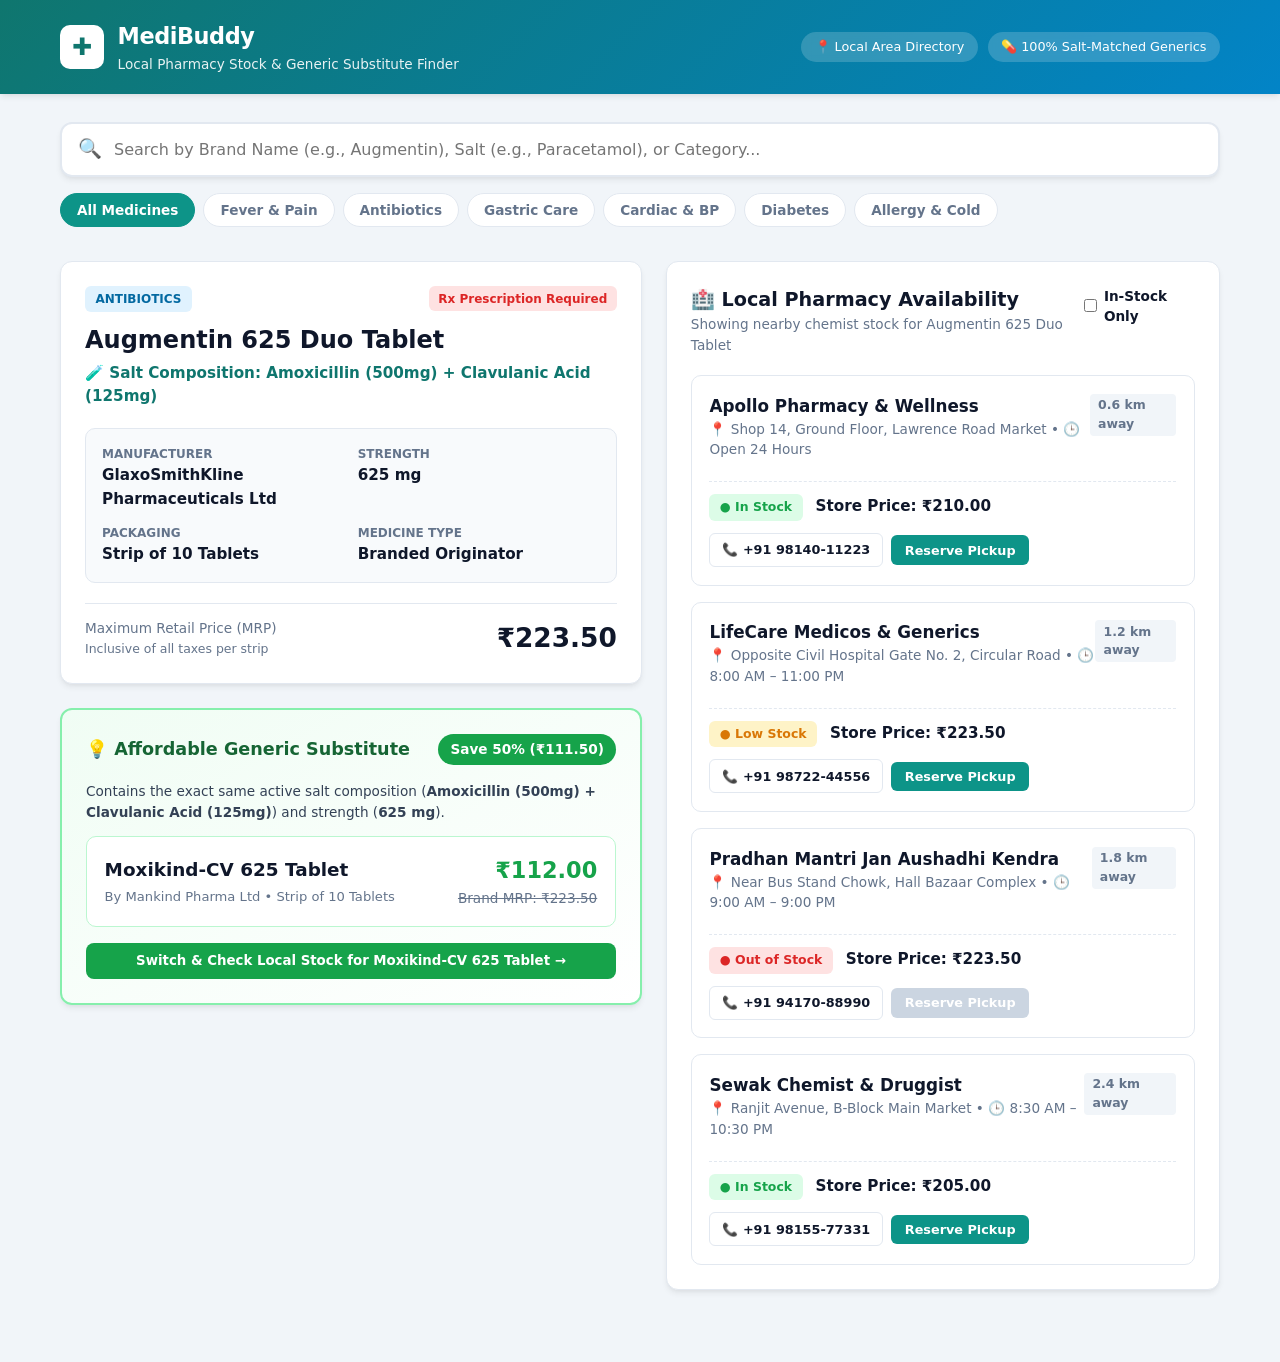
<file: index.html>
<!DOCTYPE html>
<html lang="en">
<head>
  <meta charset="UTF-8">
  <meta name="viewport" content="width=device-width, initial-scale=1.0">
  <title>MediBuddy | Neighborhood Pharmacy Stock & Generic Finder</title>
  <link rel="stylesheet" href="style.css">
  <link rel="icon" href="pharmacy.png">
  
</head>
<body>

  <!-- Header -->
  <header class="navbar">
    <div class="container nav-content">
      <div class="logo">
        <span class="logo-icon">✚</span>
        <div>
          <h1>MediBuddy</h1>
          <p>Local Pharmacy Stock & Generic Substitute Finder</p>
        </div>
      </div>
      <div class="quick-stats">
        <span class="badge-pill">📍 Local Area Directory</span>
        <span class="badge-pill">💊 100% Salt-Matched Generics</span>
      </div>
    </div>
  </header>

  <main class="container">
    <!-- Search & Filter Section -->
    <section class="search-section">
      <div class="search-box-wrapper">
        <div class="search-input-group">
          <span class="search-icon">🔍</span>
          <input 
            type="text" 
            id="searchInput" 
            placeholder="Search by Brand Name (e.g., Augmentin), Salt (e.g., Paracetamol), or Category..." 
            autocomplete="off"
          >
          <button id="clearSearchBtn" class="clear-btn hidden" title="Clear search">✕</button>
        </div>
        <!-- Live Autocomplete Dropdown -->
        <ul id="autocompleteList" class="autocomplete-dropdown hidden"></ul>
      </div>

      <!-- Health Category Filter Pills -->
      <div class="category-filters" id="categoryFilters">
        <button class="cat-btn active" data-category="All">All Medicines</button>
        <button class="cat-btn" data-category="Fever & Pain">Fever & Pain</button>
        <button class="cat-btn" data-category="Antibiotics">Antibiotics</button>
        <button class="cat-btn" data-category="Gastric Care">Gastric Care</button>
        <button class="cat-btn" data-category="Cardiac & BP">Cardiac & BP</button>
        <button class="cat-btn" data-category="Diabetes">Diabetes</button>
        <button class="cat-btn" data-category="Allergy & Cold">Allergy & Cold</button>
      </div>
    </section>

    <!-- Main Content Grid -->
    <div class="app-grid">
      <!-- Left Column: Selected Medicine Details & Generic Suggester -->
      <div class="details-column">
        
        <!-- Primary Medicine Detail Card -->
        <div class="card medicine-detail-card" id="medicineDetailCard">
          <!-- Populated dynamically via JS -->
        </div>

        <!-- Affordable Generic Alternative Suggester -->
        <div class="card generic-card" id="genericSuggesterCard">
          <!-- Populated dynamically via JS -->
        </div>

      </div>

      <!-- Right Column: Local Pharmacy Availability Directory -->
      <div class="pharmacy-column">
        <div class="card pharmacy-directory-card">
          <div class="card-header-flex">
            <div>
              <h2>🏥 Local Pharmacy Availability</h2>
              <p class="subtitle" id="pharmacySubtitle">Showing stock status for selected medicine nearby</p>
            </div>
            <div class="stock-filter">
              <label class="checkbox-label">
                <input type="checkbox" id="inStockOnlyToggle">
                <span>In-Stock Only</span>
              </label>
            </div>
          </div>

          <div class="pharmacy-list" id="pharmacyList">
            <!-- Populated dynamically via JS -->
          </div>
        </div>
      </div>
    </div>
  </main>

  <!-- Reservation / Stock Hold Modal -->
  <div id="reserveModal" class="modal-overlay hidden">
    <div class="modal-card">
      <div class="modal-header">
        <h3>Reserve Medicine Pickup</h3>
        <button id="closeModalBtn" class="close-modal">✕</button>
      </div>
      <div class="modal-body" id="modalBodyContent">
        <!-- Dynamic reservation summary -->
      </div>
      <form id="reserveForm" class="reserve-form">
        <div class="form-group">
          <label for="patientName">Patient / Buyer Name</label>
          <input type="text" id="patientName" required placeholder="Enter full name">
        </div>
        <div class="form-group">
          <label for="patientPhone">Mobile Number (for SMS Token)</label>
          <input type="tel" id="patientPhone" required placeholder="e.g., 9876543210">
        </div>
        <div class="form-group">
          <label for="packQty">Quantity (Strips/Packs)</label>
          <input type="number" id="packQty" value="1" min="1" max="10" required>
        </div>
        <button type="submit" class="btn-primary full-width">Confirm 2-Hour Free Stock Hold</button>
      </form>
    </div>
  </div>

  <script src="script.js"></script>
</body>
</html>
</file>
<file: style.css>
:root {
  --primary: #0d9488;
  --primary-dark: #0f766e;
  --primary-light: #ccfbf1;
  --secondary: #0284c7;
  --bg-page: #f1f5f9;
  --bg-card: #ffffff;
  --text-main: #0f172a;
  --text-muted: #64748b;
  --border-color: #e2e8f0;
  --success: #16a34a;
  --success-bg: #dcfce7;
  --warning: #d97706;
  --warning-bg: #fef3c7;
  --danger: #dc2626;
  --danger-bg: #fee2e2;
  --radius: 12px;
  --shadow: 0 4px 6px -1px rgba(0, 0, 0, 0.07), 0 2px 4px -2px rgba(0, 0, 0, 0.05);
}

* {
  box-sizing: border-box;
  margin: 0;
  padding: 0;
  font-family: 'Segoe UI', system-ui, -apple-system, sans-serif;
}

body {
  background-color: var(--bg-page);
  color: var(--text-main);
  line-height: 1.5;
  padding-bottom: 3rem;
}

.container {
  max-width: 1200px;
  margin: 0 auto;
  padding: 0 1.25rem;
}

/* Header */
.navbar {
  background: linear-gradient(135deg, var(--primary-dark), var(--secondary));
  color: white;
  padding: 1.25rem 0;
  box-shadow: var(--shadow);
  margin-bottom: 1.75rem;
}

.nav-content {
  display: flex;
  justify-content: space-between;
  align-items: center;
  flex-wrap: wrap;
  gap: 1rem;
}

.logo {
  display: flex;
  align-items: center;
  gap: 0.85rem;
}

.logo-icon {
  background: white;
  color: var(--primary-dark);
  width: 44px;
  height: 44px;
  border-radius: 10px;
  display: grid;
  place-items: center;
  font-size: 1.5rem;
  font-weight: 800;
}

.logo h1 {
  font-size: 1.4rem;
  font-weight: 700;
  letter-spacing: -0.02em;
}

.logo p {
  font-size: 0.85rem;
  opacity: 0.9;
}

.quick-stats {
  display: flex;
  gap: 0.6rem;
  flex-wrap: wrap;
}

.badge-pill {
  background: rgba(255, 255, 255, 0.18);
  padding: 0.35rem 0.85rem;
  border-radius: 999px;
  font-size: 0.8rem;
  font-weight: 500;
  backdrop-filter: blur(4px);
}

/* Search Section */
.search-section {
  margin-bottom: 1.75rem;
}

.search-box-wrapper {
  position: relative;
  margin-bottom: 1rem;
}

.search-input-group {
  display: flex;
  align-items: center;
  background: var(--bg-card);
  border: 2px solid var(--border-color);
  border-radius: var(--radius);
  padding: 0.35rem 1rem;
  box-shadow: var(--shadow);
  transition: border-color 0.2s;
}

.search-input-group:focus-within {
  border-color: var(--primary);
}

.search-icon {
  font-size: 1.2rem;
  margin-right: 0.75rem;
}

#searchInput {
  width: 100%;
  border: none;
  outline: none;
  font-size: 1rem;
  padding: 0.65rem 0;
  color: var(--text-main);
}

.clear-btn {
  background: none;
  border: none;
  color: var(--text-muted);
  font-size: 1.1rem;
  cursor: pointer;
  padding: 0.25rem 0.5rem;
}

/* Autocomplete Dropdown */
.autocomplete-dropdown {
  position: absolute;
  top: calc(100% + 6px);
  left: 0;
  right: 0;
  background: var(--bg-card);
  border: 1px solid var(--border-color);
  border-radius: var(--radius);
  box-shadow: 0 10px 25px rgba(0, 0, 0, 0.12);
  list-style: none;
  max-height: 320px;
  overflow-y: auto;
  z-index: 50;
}

.autocomplete-item {
  padding: 0.85rem 1.15rem;
  border-bottom: 1px solid var(--border-color);
  cursor: pointer;
  display: flex;
  justify-content: space-between;
  align-items: center;
  transition: background 0.15s;
}

.autocomplete-item:last-child {
  border-bottom: none;
}

.autocomplete-item:hover {
  background: #f8fafc;
}

.auto-main strong {
  color: var(--text-main);
  display: block;
  font-size: 0.95rem;
}

.auto-main span {
  color: var(--text-muted);
  font-size: 0.8rem;
}

.auto-meta {
  text-align: right;
}

.auto-cat {
  display: inline-block;
  font-size: 0.72rem;
  background: var(--primary-light);
  color: var(--primary-dark);
  padding: 0.15rem 0.55rem;
  border-radius: 4px;
  font-weight: 600;
}

.auto-price {
  display: block;
  font-weight: 700;
  font-size: 0.9rem;
  color: var(--text-main);
  margin-top: 2px;
}

/* Category Pills */
.category-filters {
  display: flex;
  gap: 0.5rem;
  overflow-x: auto;
  padding-bottom: 0.35rem;
}

.cat-btn {
  background: var(--bg-card);
  border: 1px solid var(--border-color);
  color: var(--text-muted);
  padding: 0.5rem 1rem;
  border-radius: 999px;
  font-size: 0.85rem;
  font-weight: 600;
  cursor: pointer;
  white-space: nowrap;
  transition: all 0.2s;
}

.cat-btn:hover {
  border-color: var(--primary);
  color: var(--primary);
}

.cat-btn.active {
  background: var(--primary);
  color: white;
  border-color: var(--primary);
}

/* Main Layout Grid */
.app-grid {
  display: grid;
  grid-template-columns: 1.05fr 1fr;
  gap: 1.5rem;
  align-items: start;
}

@media (max-width: 900px) {
  .app-grid {
    grid-template-columns: 1fr;
  }
}

.card {
  background: var(--bg-card);
  border-radius: var(--radius);
  border: 1px solid var(--border-color);
  padding: 1.5rem;
  box-shadow: var(--shadow);
  margin-bottom: 1.5rem;
}

/* Medicine Detail Card */
.med-badge-row {
  display: flex;
  justify-content: space-between;
  align-items: center;
  margin-bottom: 0.65rem;
}

.cat-tag {
  background: #e0f2fe;
  color: #0369a1;
  font-size: 0.75rem;
  font-weight: 700;
  padding: 0.25rem 0.65rem;
  border-radius: 6px;
  text-transform: uppercase;
}

.rx-tag {
  font-size: 0.75rem;
  color: var(--danger);
  background: var(--danger-bg);
  padding: 0.2rem 0.6rem;
  border-radius: 6px;
  font-weight: 600;
}

.med-title {
  font-size: 1.5rem;
  font-weight: 800;
  color: var(--text-main);
  margin-bottom: 0.25rem;
}

.med-salt {
  font-size: 0.95rem;
  color: var(--primary-dark);
  font-weight: 600;
  margin-bottom: 1.25rem;
}

.med-specs-grid {
  display: grid;
  grid-template-columns: repeat(2, 1fr);
  gap: 0.85rem;
  background: #f8fafc;
  padding: 1rem;
  border-radius: 10px;
  border: 1px solid var(--border-color);
  margin-bottom: 1.25rem;
}

.spec-box span {
  display: block;
  font-size: 0.75rem;
  color: var(--text-muted);
  text-transform: uppercase;
  font-weight: 600;
}

.spec-box strong {
  font-size: 0.95rem;
  color: var(--text-main);
}

.mrp-box {
  display: flex;
  justify-content: space-between;
  align-items: center;
  padding-top: 0.75rem;
  border-top: 1px solid var(--border-color);
}

.mrp-label {
  font-size: 0.85rem;
  color: var(--text-muted);
}

.mrp-price {
  font-size: 1.65rem;
  font-weight: 800;
  color: var(--text-main);
}

/* Generic Alternative Card */
.generic-card {
  border: 2px solid #86efac;
  background: linear-gradient(to bottom right, #f0fdf4, #ffffff);
}

.generic-header {
  display: flex;
  justify-content: space-between;
  align-items: center;
  margin-bottom: 1rem;
}

.generic-header h3 {
  font-size: 1.1rem;
  color: #166534;
  display: flex;
  align-items: center;
  gap: 0.4rem;
}

.savings-badge {
  background: var(--success);
  color: white;
  font-weight: 800;
  font-size: 0.85rem;
  padding: 0.35rem 0.75rem;
  border-radius: 999px;
}

.generic-comparison-box {
  background: white;
  border: 1px solid #bbf7d0;
  border-radius: 10px;
  padding: 1.1rem;
  display: flex;
  justify-content: space-between;
  align-items: center;
  flex-wrap: wrap;
  gap: 1rem;
}

.gen-info h4 {
  font-size: 1.15rem;
  color: var(--text-main);
  margin-bottom: 0.2rem;
}

.gen-info p {
  font-size: 0.82rem;
  color: var(--text-muted);
}

.gen-pricing {
  text-align: right;
}

.gen-new-price {
  font-size: 1.4rem;
  font-weight: 800;
  color: var(--success);
}

.gen-old-price {
  font-size: 0.85rem;
  color: var(--text-muted);
  text-decoration: line-through;
}

.switch-generic-btn {
  margin-top: 1rem;
  width: 100%;
  background: var(--success);
  color: white;
  border: none;
  padding: 0.65rem;
  border-radius: 8px;
  font-weight: 700;
  cursor: pointer;
  transition: background 0.2s;
}

.switch-generic-btn:hover {
  background: #15803d;
}

/* Pharmacy Directory */
.card-header-flex {
  display: flex;
  justify-content: space-between;
  align-items: flex-start;
  margin-bottom: 1.25rem;
  gap: 1rem;
}

.card-header-flex h2 {
  font-size: 1.2rem;
}

.subtitle {
  font-size: 0.85rem;
  color: var(--text-muted);
}

.checkbox-label {
  display: flex;
  align-items: center;
  gap: 0.4rem;
  font-size: 0.85rem;
  font-weight: 600;
  cursor: pointer;
  user-select: none;
}

.pharmacy-list {
  display: flex;
  flex-direction: column;
  gap: 1rem;
}

.pharmacy-item {
  border: 1px solid var(--border-color);
  border-radius: 10px;
  padding: 1.1rem;
  transition: border-color 0.2s;
}

.pharmacy-item:hover {
  border-color: var(--primary);
}

.pharm-top {
  display: flex;
  justify-content: space-between;
  align-items: flex-start;
  margin-bottom: 0.5rem;
}

.pharm-name {
  font-size: 1.05rem;
  font-weight: 700;
}

.distance-tag {
  font-size: 0.78rem;
  color: var(--text-muted);
  background: #f1f5f9;
  padding: 0.15rem 0.5rem;
  border-radius: 4px;
  font-weight: 600;
}

.pharm-address {
  font-size: 0.85rem;
  color: var(--text-muted);
  margin-bottom: 0.85rem;
}

.pharm-bottom {
  display: flex;
  justify-content: space-between;
  align-items: center;
  flex-wrap: wrap;
  gap: 0.75rem;
  padding-top: 0.75rem;
  border-top: 1px dashed var(--border-color);
}

.stock-badge {
  font-size: 0.78rem;
  font-weight: 700;
  padding: 0.25rem 0.65rem;
  border-radius: 6px;
  display: inline-flex;
  align-items: center;
  gap: 0.35rem;
}

.stock-in {
  background: var(--success-bg);
  color: var(--success);
}

.stock-low {
  background: var(--warning-bg);
  color: var(--warning);
}

.stock-out {
  background: var(--danger-bg);
  color: var(--danger);
}

.pharm-actions {
  display: flex;
  gap: 0.5rem;
  align-items: center;
}

.btn-outline {
  text-decoration: none;
  font-size: 0.8rem;
  font-weight: 600;
  padding: 0.4rem 0.75rem;
  border-radius: 6px;
  border: 1px solid var(--border-color);
  color: var(--text-main);
  background: white;
  cursor: pointer;
}

.btn-outline:hover {
  background: #f8fafc;
}

.btn-primary {
  background: var(--primary);
  color: white;
  border: none;
  font-size: 0.8rem;
  font-weight: 700;
  padding: 0.45rem 0.85rem;
  border-radius: 6px;
  cursor: pointer;
  transition: background 0.2s;
}

.btn-primary:hover {
  background: var(--primary-dark);
}

.btn-primary:disabled {
  background: #cbd5e1;
  cursor: not-allowed;
}

/* Modal */
.modal-overlay {
  position: fixed;
  inset: 0;
  background: rgba(15, 23, 42, 0.6);
  display: grid;
  place-items: center;
  padding: 1rem;
  z-index: 100;
}

.modal-card {
  background: white;
  width: 100%;
  max-width: 440px;
  border-radius: var(--radius);
  padding: 1.5rem;
  box-shadow: 0 20px 25px -5px rgba(0, 0, 0, 0.2);
}

.modal-header {
  display: flex;
  justify-content: space-between;
  align-items: center;
  margin-bottom: 1rem;
}

.close-modal {
  background: none;
  border: none;
  font-size: 1.2rem;
  cursor: pointer;
  color: var(--text-muted);
}

.modal-body {
  background: #f8fafc;
  padding: 0.9rem;
  border-radius: 8px;
  margin-bottom: 1rem;
  font-size: 0.9rem;
}

.form-group {
  margin-bottom: 0.9rem;
}

.form-group label {
  display: block;
  font-size: 0.82rem;
  font-weight: 600;
  margin-bottom: 0.3rem;
}

.form-group input {
  width: 100%;
  padding: 0.6rem 0.75rem;
  border: 1px solid var(--border-color);
  border-radius: 6px;
  font-size: 0.9rem;
}

.full-width {
  width: 100%;
  padding: 0.7rem;
  font-size: 0.95rem;
}

.hidden {
  display: none !important;
}
</file>
